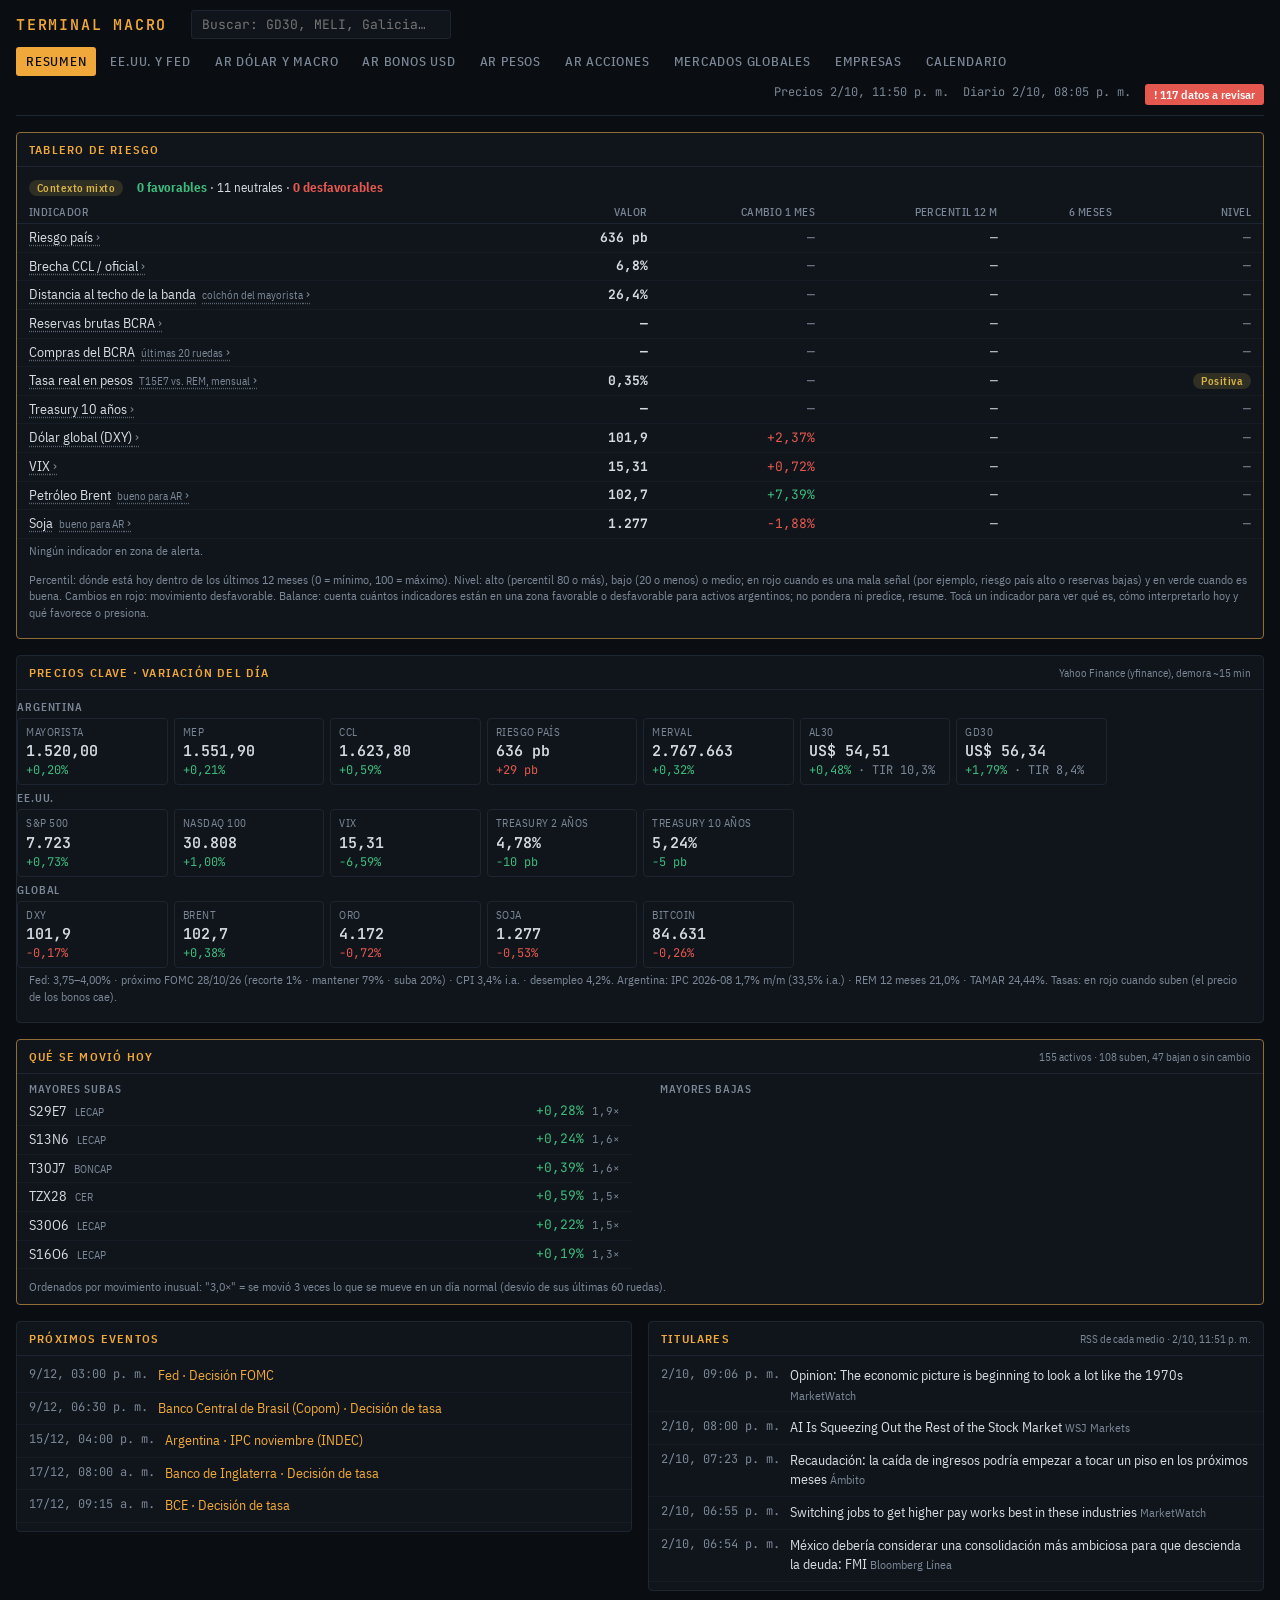
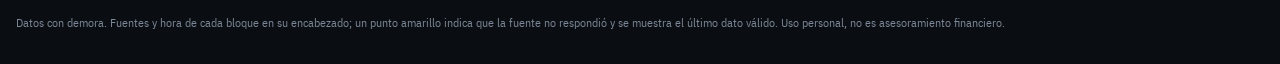
<file: docs/index.html>
<!doctype html>
<html lang="es">
<head>
<meta charset="utf-8">
<meta name="viewport" content="width=device-width, initial-scale=1, viewport-fit=cover">
<title>Terminal Macro</title>
<link rel="preconnect" href="https://fonts.googleapis.com">
<link rel="stylesheet" href="https://fonts.googleapis.com/css2?family=IBM+Plex+Sans+Condensed:wght@400;500;600&family=JetBrains+Mono:wght@400;600&display=swap">
<link rel="stylesheet" href="style.css?v=34">
</head>
<body>
<header class="top">
  <span class="brand">TERMINAL MACRO</span>
  <div class="buscar"><input id="buscar" type="search" placeholder="Buscar: GD30, MELI, Galicia…   ( / )" autocomplete="off" spellcheck="false" aria-label="Buscar un activo"><ul id="buscar-res" role="listbox" hidden></ul></div>
  <nav class="tabs" aria-label="Secciones">
    <button data-v="resumen" aria-selected="true" title="Atajo: tecla 1">Resumen</button>
    <button data-v="eeuu" title="Atajo: tecla 2">EE.UU. y Fed</button>
    <button data-v="ar_macro" title="Atajo: tecla 3">AR Dólar y macro</button>
    <button data-v="ar_usd" title="Atajo: tecla 4">AR Bonos USD</button>
    <button data-v="ar_pesos" title="Atajo: tecla 5">AR Pesos</button>
    <button data-v="ar_acciones" title="Atajo: tecla 6">AR Acciones</button>
    <button data-v="mercados" title="Atajo: tecla 7">Mercados globales</button>
    <button data-v="empresas" title="Atajo: tecla 8">Empresas</button>
    <button data-v="calendario" title="Atajo: tecla 9">Calendario</button>
  </nav>
  <div class="status" id="status">Cargando…</div>
</header>
<div class="alertas" id="alertas" hidden></div>
<div class="sample-banner" id="sample" hidden>DATOS DE EJEMPLO: esta vista previa usa números inventados para mostrar el diseño. La versión publicada en GitHub muestra datos reales.</div>
<main id="view" class="view"></main>
<div class="ficha" id="ficha" hidden></div>
<footer>Datos con demora. Fuentes y hora de cada bloque en su encabezado; un punto amarillo indica que la fuente no respondió y se muestra el último dato válido. Uso personal, no es asesoramiento financiero.</footer>
<script src="app.js?v=34"></script>
</body>
</html>
</file>
<file: docs/style.css>
/* Layout: barra superior fija + pestañas; cada pestaña es una grilla de paneles con tablas densas.
   Tema único oscuro (pedido del usuario): ámbar de terminal como acento, verde/rojo solo para variaciones. */
:root {
  --bg: #0a0d11;
  --panel: #10151b;
  --line: #1d2530;
  --fg: #d5dbe3;
  --muted: #7b8796;
  --accent: #f0a83a;
  --up: #3dbb7c;
  --down: #e5584f;
  --warn: #d9b44a;
  --font-ui: "IBM Plex Sans Condensed", "Arial Narrow", system-ui, sans-serif;
  --font-num: "JetBrains Mono", "IBM Plex Mono", ui-monospace, Menlo, monospace;
  color-scheme: dark;
}
* { box-sizing: border-box; }
html, body { margin: 0; }
body {
  background: var(--bg); color: var(--fg);
  font: 14px/1.4 var(--font-ui);
  padding-inline: 16px; padding-block: 0 32px;
}
a { color: inherit; }
a:focus-visible, button:focus-visible { outline: 2px solid var(--accent); outline-offset: 2px; }

header.top {
  position: sticky; top: env(safe-area-inset-top, 0px); z-index: 5;
  background: var(--bg); border-bottom: 1px solid var(--line);
  display: flex; flex-wrap: wrap; align-items: center; gap: 8px 24px;
  padding-block: 10px;
}
.brand { font: 600 15px var(--font-num); letter-spacing: .12em; color: var(--accent); }
nav.tabs { display: flex; flex-wrap: wrap; gap: 4px; }
nav.tabs button {
  font: 500 13px var(--font-ui); letter-spacing: .06em; text-transform: uppercase;
  background: none; color: var(--muted); border: 1px solid transparent; border-radius: 3px;
  padding: 5px 12px; cursor: pointer;
}
nav.tabs button:hover { color: var(--fg); border-color: var(--line); }
nav.tabs button[aria-selected="true"] { color: var(--bg); background: var(--accent); }
.status { margin-left: auto; font: 12px var(--font-num); color: var(--muted); display: flex; gap: 14px; flex-wrap: wrap; }
.status .bad { color: var(--warn); }

.sample-banner {
  margin-top: 12px; padding: 8px 12px; border: 1px dashed var(--warn); color: var(--warn);
  font: 12px var(--font-num); border-radius: 3px;
}

main { padding-top: 16px; }
.view { display: grid; gap: 16px; }
.cols-3 { display: grid; gap: 16px; grid-template-columns: repeat(3, minmax(0, 1fr)); align-items: start; }
.cols-2 { display: grid; gap: 16px; grid-template-columns: repeat(2, minmax(0, 1fr)); align-items: start; }
@media (max-width: 1100px) { .cols-3 { grid-template-columns: repeat(2, minmax(0, 1fr)); } }
@media (max-width: 720px) { .cols-3, .cols-2 { grid-template-columns: minmax(0, 1fr); } }

section.panel { background: var(--panel); border: 1px solid var(--line); border-radius: 4px; min-width: 0; }
.panel.lead { border-color: color-mix(in srgb, var(--accent) 55%, var(--line)); }
.panel h2 {
  margin: 0; padding: 9px 12px; border-bottom: 1px solid var(--line);
  font: 600 12px var(--font-ui); letter-spacing: .1em; text-transform: uppercase; color: var(--accent);
  display: flex; justify-content: space-between; gap: 8px; align-items: baseline;
}
.panel h2 .src { font: 400 11px var(--font-ui); letter-spacing: 0; text-transform: none; color: var(--muted); text-align: right; }
.panel h3 { margin: 0; padding: 8px 12px 2px; font: 600 11px var(--font-ui); letter-spacing: .08em; text-transform: uppercase; color: var(--muted); }
.panel .body { padding: 4px 0 8px; }
.scroll { overflow-x: auto; }

table { border-collapse: collapse; width: 100%; font-variant-numeric: tabular-nums; }
th, td { padding: 4px 12px; text-align: right; white-space: nowrap; }
th:first-child, td:first-child { text-align: left; }
thead th { font: 500 11px var(--font-ui); color: var(--muted); letter-spacing: .04em; text-transform: uppercase; border-bottom: 1px solid var(--line); }
tbody td { font-family: var(--font-num); font-size: 13px; border-bottom: 1px solid color-mix(in srgb, var(--line) 50%, transparent); }
tbody td:first-child { font-family: var(--font-ui); font-size: 14px; color: var(--fg); }
tbody tr:hover td { background: color-mix(in srgb, var(--accent) 6%, transparent); }
td .sub { color: var(--muted); font-size: 11px; margin-left: 6px; font-family: var(--font-ui); }
.up { color: var(--up); } .down { color: var(--down); } .flat, .na { color: var(--muted); }

.kv { display: grid; grid-template-columns: 1fr auto; gap: 2px 12px; padding: 6px 12px; font-variant-numeric: tabular-nums; }
.kv dt { color: var(--muted); } .kv dd { margin: 0; font-family: var(--font-num); text-align: right; }

.stale-dot { display: inline-block; width: 7px; height: 7px; border-radius: 50%; background: var(--warn); margin-left: 6px; vertical-align: middle; }
.empty { padding: 10px 12px; color: var(--muted); font-size: 13px; }

.news li, .events li { list-style: none; padding: 6px 12px; border-bottom: 1px solid color-mix(in srgb, var(--line) 50%, transparent); display: grid; grid-template-columns: auto 1fr; gap: 10px; }
.news, .events { margin: 0; padding: 0; }
.news .t, .events .t { font: 12px var(--font-num); color: var(--muted); white-space: nowrap; }
.news a { text-decoration: none; } .news a:hover { text-decoration: underline; color: var(--accent); }
.news .f { color: var(--muted); font-size: 12px; }
.events .imp-High { color: var(--accent); }

.chart { padding: 8px 12px 12px; }
.chart svg { width: 100%; max-width: 760px; height: auto; display: block; }
.chart polyline { fill: none !important; }
.chart text { fill: var(--muted); font: 11px var(--font-num); }
.chart .lbl { fill: var(--fg); }
.chart .grid { stroke: var(--line); }
.chart .s1 { stroke: var(--accent); fill: var(--accent); }
.chart .s2 { stroke: #6c9bd2; fill: #6c9bd2; }
.chart .ghost { stroke: var(--muted); fill: var(--muted); }
.legend { display: flex; gap: 14px; padding: 0 12px 4px; font-size: 12px; color: var(--muted); }
.legend i { display: inline-block; width: 10px; height: 3px; margin-right: 5px; vertical-align: middle; }
.note { padding: 4px 12px 8px; color: var(--muted); font-size: 12px; }
footer { margin-top: 24px; color: var(--muted); font-size: 12px; }
@media (prefers-reduced-motion: reduce) { * { transition: none !important; } }
/* columnas de texto en tablas (2ª columna de calendario) */
td.txt, th.txt { text-align: left; }

/* tabla + curva al lado (estilo bonistas) */
.cols-split { display: grid; gap: 16px; grid-template-columns: minmax(0, 1.35fr) minmax(0, 1fr); align-items: start; }
.cols-split .sticky { position: sticky; top: 64px; }
@media (max-width: 1100px) { .cols-split { grid-template-columns: minmax(0, 1fr); } .cols-split .sticky { position: static; } }
thead th { cursor: pointer; user-select: none; }
thead th[data-dir="asc"]::after { content: " ▲"; color: var(--accent); }
thead th[data-dir="desc"]::after { content: " ▼"; color: var(--accent); }
/* franja de datos sueltos */
.strip { display: flex; flex-wrap: wrap; gap: 8px 22px; padding: 10px 14px; background: var(--panel); border: 1px solid var(--line); border-radius: 4px;
  font: 13px var(--font-num); font-variant-numeric: tabular-nums; }
.strip b { font: 600 11px var(--font-ui); letter-spacing: .08em; text-transform: uppercase; color: var(--muted); margin-right: 6px; }
.strip i { display: inline-block; width: 7px; height: 7px; border-radius: 50%; margin-right: 7px; vertical-align: middle; background: var(--muted); }
.strip .abierta i { background: var(--up); } .strip .cerrada { color: var(--muted); }
nav.tabs button { padding: 5px 9px; }

.chip { display: inline-block; padding: 1px 8px; border-radius: 10px; font: 600 11px var(--font-ui); letter-spacing: .04em; }
.chip.verde { color: var(--up); background: color-mix(in srgb, var(--up) 16%, transparent); }
.chip.amarillo { color: var(--warn); background: color-mix(in srgb, var(--warn) 16%, transparent); }
.chip.rojo { color: var(--down); background: color-mix(in srgb, var(--down) 16%, transparent); }
.lectura { margin: 0; padding: 8px 14px 4px 30px; display: grid; gap: 6px; font-size: 14px; line-height: 1.45; max-width: 110ch; }
.lectura li::marker { color: var(--accent); }
/* Qué se movió hoy */
.movers .mv-grid { display: grid; grid-template-columns: repeat(2, minmax(0, 1fr)); gap: 0 16px; padding-bottom: 6px; }
@media (max-width: 900px) { .movers .mv-grid { grid-template-columns: minmax(0, 1fr); } }
.mv { margin: 0; padding: 0; }
.mv li { list-style: none; display: flex; justify-content: space-between; gap: 10px; padding: 4px 12px; font-variant-numeric: tabular-nums;
  border-bottom: 1px solid color-mix(in srgb, var(--line) 50%, transparent); }
.mv li > span:last-child { font-family: var(--font-num); font-size: 13px; }
.mv .sub { color: var(--muted); font-size: 11px; margin-left: 8px; }
/* Calendario unificado: un color por tipo de evento */
.cat-us { --c: #6c9bd2; } .cat-fed { --c: #b48cf0; } .cat-ar { --c: #5ec4e8; }
.cat-bc { --c: #4fc1a6; } .cat-intl { --c: #d9b44a; } .cat-earn { --c: #e88ab0; }
.cal-filtros { display: flex; flex-wrap: wrap; gap: 8px; padding: 10px 12px 4px; }
.cal-f { font: 500 12px var(--font-ui); color: var(--fg); background: none; border: 1px solid var(--line); border-radius: 12px; padding: 3px 10px; cursor: pointer; }
.cal-f i, .cal .tag i { display: inline-block; width: 8px; height: 8px; border-radius: 50%; background: var(--c); margin-right: 6px; vertical-align: middle; }
.cal-f span { color: var(--muted); margin-left: 4px; font-family: var(--font-num); }
.cal-f[aria-pressed="false"] { opacity: .4; }
.cal-f[aria-pressed="false"] i { background: transparent; border: 1px solid var(--c); }
h3.cal-dia { padding-top: 14px; text-transform: capitalize; color: var(--fg); }
.cal { margin: 0; padding: 0; }
.cal li { list-style: none; display: grid; grid-template-columns: 46px 160px minmax(0, 1fr) minmax(0, auto); gap: 12px; align-items: baseline;
  padding: 5px 12px; border-bottom: 1px solid color-mix(in srgb, var(--line) 50%, transparent); border-left: 3px solid var(--c); }
.cal .t { font: 12px var(--font-num); color: var(--muted); }
.cal .tag { font-size: 12px; color: var(--c); white-space: nowrap; }
.cal .e.alto { font-weight: 600; }
.cal .d { font: 12px var(--font-num); color: var(--muted); text-align: right; }
@media (max-width: 720px) { .cal li { grid-template-columns: 44px minmax(0, 1fr); } .cal .tag { grid-column: 2; } .cal .e, .cal .d { grid-column: 2; text-align: left; } }
.chart .s3 { stroke: #4fc1a6; fill: #4fc1a6; }
.legend span.s1 i { background: var(--accent); } .legend span.s2 i { background: #6c9bd2; } .legend span.s3 i { background: #4fc1a6; } .legend span.ghost i { background: var(--muted); }
.legend { flex-wrap: wrap; }
/* aviso de datos desactualizados varios días */
.alerta { font: 600 12px var(--font-ui); color: #fff; background: var(--down); border: 0; border-radius: 3px; padding: 3px 9px; cursor: pointer; }
.alertas { margin-top: 12px; padding: 10px 14px; border: 1px solid var(--down); border-radius: 4px; background: color-mix(in srgb, var(--down) 10%, var(--panel)); font-size: 13px; }
.alertas ul { margin: 6px 0; padding-left: 20px; } .alertas b { color: var(--down); }
.cat-fer { --c: #8a96a6; } .cat-pol { --c: #e0645c; }
/* papeles que no operaron en la rueda */
tr.sinop td { opacity: .55; }
.sinop-tag { font: 600 9px var(--font-ui); color: var(--warn); border: 1px solid color-mix(in srgb, var(--warn) 50%, transparent); border-radius: 3px; padding: 0 3px; margin-left: 4px; vertical-align: middle; }
/* calendario: licitaciones y pagos de deuda */
.cat-lic { --c: #f0a83a; } .cat-pago { --c: #c98bdb; }
.chart .s4 { stroke: #e5584f; fill: #e5584f; } .legend span.s4 i { background: #e5584f; }
/* filas con flujo de fondos */
tr.clic { cursor: pointer; }
tr.clic td:first-child { text-decoration: underline dotted color-mix(in srgb, var(--muted) 70%, transparent); text-underline-offset: 3px; }
.ficha { position: fixed; inset: 0; z-index: 20; background: rgb(0 0 0 / .6); display: grid; place-items: center; padding: 16px; }
.ficha[hidden] { display: none; }
.ficha-caja { position: relative; width: min(760px, 100%); max-height: 88vh; overflow: auto; background: var(--panel); border: 1px solid var(--accent); border-radius: 6px; padding: 14px 0 10px; }
.ficha-caja h2 { margin: 0 16px 10px; font: 600 16px var(--font-num); color: var(--accent); }
.ficha-caja .strip { margin: 0 12px 6px; }
.ficha .cerrar { position: absolute; top: 8px; right: 10px; background: none; border: 0; color: var(--muted); font-size: 22px; cursor: pointer; }
.ficha .cerrar:hover { color: var(--fg); }
.ficha-caja h3 { margin: 0; padding: 10px 12px 2px; font: 600 11px var(--font-ui); letter-spacing: .08em; text-transform: uppercase; color: var(--muted); }
.strip.rueda { padding: 6px 14px; font-size: 12px; }

/* ficha de un activo */
.ficha-caja { width: min(900px, 100%); }
.ficha-cols { display: grid; grid-template-columns: repeat(2, minmax(0, 1fr)); gap: 0 12px; align-items: start; }
@media (max-width: 720px) { .ficha-cols { grid-template-columns: minmax(0, 1fr); } }
.togs { display: flex; gap: 6px; padding: 6px 12px 0; }
.tog { font: 500 12px var(--font-ui); color: var(--muted); background: none; border: 1px solid var(--line); border-radius: 12px; padding: 3px 12px; cursor: pointer; }
.tog[aria-pressed="true"] { color: var(--fg); border-color: var(--accent); }
.ficha .kv { grid-template-columns: max-content minmax(0, 1fr); }
.ficha .kv dd { white-space: normal; }
.recom { display: flex; height: 18px; margin: 4px 12px 2px; border-radius: 3px; overflow: hidden; font: 600 11px var(--font-num); }
.recom span { display: grid; place-items: center; color: #0b0e13; min-width: 16px; }
.recom-ley { display: flex; flex-wrap: wrap; gap: 4px 10px; padding: 2px 12px 6px; font-size: 11px; color: var(--muted); }
.recom-ley span::before { content: ""; display: inline-block; width: 8px; height: 8px; margin-right: 4px; border-radius: 2px; background: var(--c); }
.rc1 { --c: #1f9d55; background: var(--c); } .rc2 { --c: #6cc08b; background: var(--c); } .rc3 { --c: #c9b458; background: var(--c); }
.rc4 { --c: #e08a5a; background: var(--c); } .rc5 { --c: #e5584f; background: var(--c); }
.recom-ley span { background: none; }
.legend span.s1 i { background: var(--accent); }

/* buscador */
.buscar { position: relative; }
.buscar input { width: 260px; font: 13px var(--font-num); color: var(--fg); background: var(--panel); border: 1px solid var(--line); border-radius: 3px; padding: 5px 10px; }
.buscar input:focus { outline: none; border-color: var(--accent); }
.buscar ul { position: absolute; top: calc(100% + 4px); left: 0; z-index: 30; width: 380px; max-width: 90vw; margin: 0; padding: 4px 0; list-style: none;
  background: var(--panel); border: 1px solid var(--accent); border-radius: 4px; box-shadow: 0 6px 20px rgb(0 0 0 / .5); }
.buscar ul[hidden] { display: none; }
.buscar li { display: grid; grid-template-columns: 70px 1fr auto; gap: 10px; padding: 5px 10px; cursor: pointer; font-size: 13px; }
.buscar li b { font: 600 13px var(--font-num); color: var(--accent); }
.buscar li .t { color: var(--muted); font-size: 11px; text-transform: uppercase; letter-spacing: .05em; align-self: center; }
.buscar li[aria-selected="true"], .buscar li:hover { background: rgb(255 255 255 / .06); }
.buscar li.vacio { display: block; color: var(--muted); cursor: default; }
tr.clic td:first-child::after { content: " ›"; color: var(--muted); }
@media (max-width: 720px) { .buscar input { width: 100%; } .buscar { flex: 1 1 100%; } }
ul.mv li.clic { cursor: pointer; } ul.mv li.clic:hover { background: rgb(255 255 255 / .04); }
tr.clic { cursor: pointer; }
svg.spark polyline { stroke: currentColor; } svg.spark { vertical-align: middle; }
ul.mv li > span:last-child { white-space: nowrap; }
.chip.neutro { color: var(--muted); border-color: var(--line); }
.ind-txt { margin: 4px 12px 8px; line-height: 1.5; }
.sesgo { display: grid; grid-template-columns: 1fr 1fr; gap: 12px; margin: 4px 12px 6px; }
.sesgo > div { border: 1px solid var(--line); border-radius: 4px; padding: 8px 10px; }
.sesgo .fav b { color: var(--up); } .sesgo .pre b { color: var(--down); }
.sesgo ul { margin: 6px 0 0; padding-left: 18px; line-height: 1.45; }
@media (max-width: 720px) { .sesgo { grid-template-columns: 1fr; } }
.balance { display: flex; flex-wrap: wrap; gap: 6px 14px; align-items: center; padding: 8px 12px 4px; font-size: 13px; }
.franja { padding: 6px 12px 4px; }
.kgrupo h3 { padding: 6px 0 4px !important; }
.kpis { display: grid; grid-template-columns: repeat(auto-fill, minmax(150px, 1fr)); gap: 6px; }
.kpi { border: 1px solid var(--line); border-radius: 4px; padding: 6px 8px; display: flex; flex-direction: column; gap: 1px; font-variant-numeric: tabular-nums; }
.kpi .n { color: var(--muted); font-size: 11px; text-transform: uppercase; letter-spacing: .05em; }
.kpi b { font: 600 15px var(--font-num); }
.kpi > span:last-child { font: 12px var(--font-num); }
.scroll.larga { max-height: 72vh; overflow: auto; }
.scroll.larga thead th { position: sticky; top: 0; z-index: 1; background: var(--panel); }
/* volumen relativo alto (actividad inusual) y nombres de empresa recortados */
.volalto { color: var(--warn); font-weight: 600; }
.nom { display: inline-block; max-width: 150px; overflow: hidden; text-overflow: ellipsis; white-space: nowrap; vertical-align: bottom; }
.strip .spark { vertical-align: middle; margin-left: 4px; }
</file>
